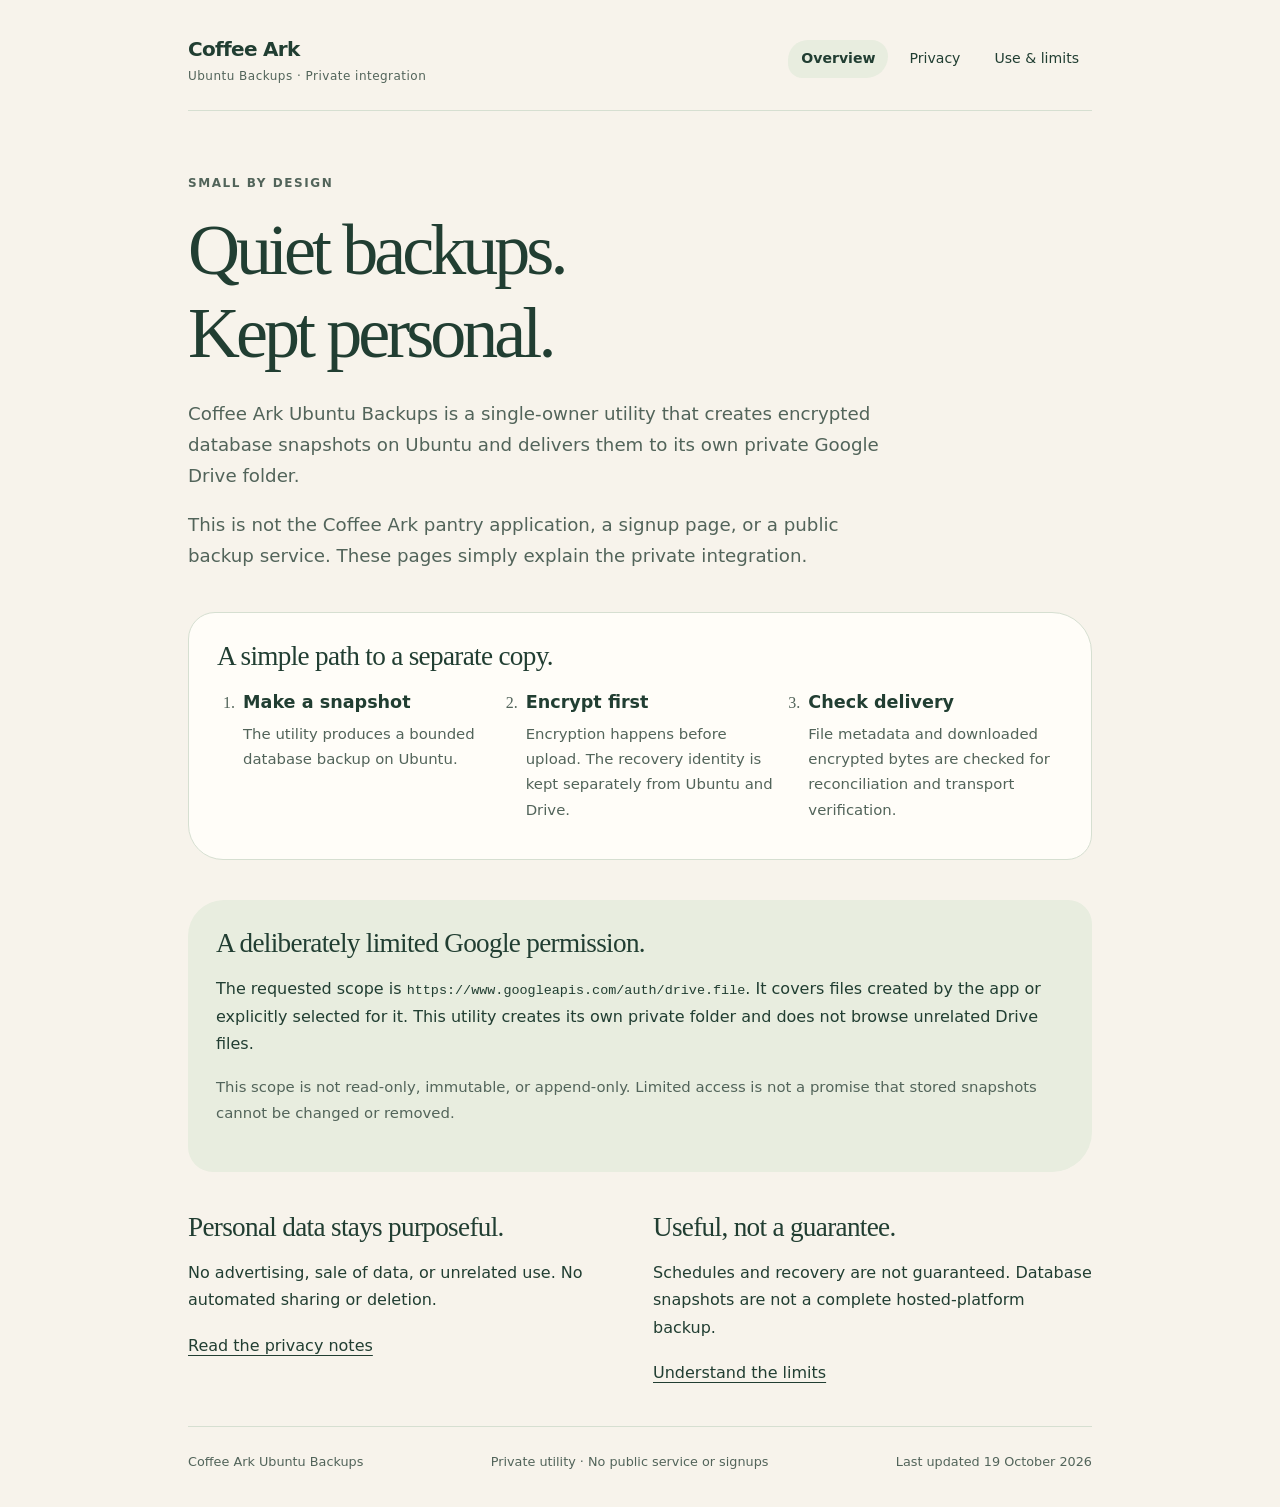
<file: docs/index.html>
<!doctype html>
<html lang="en">
<head>
  <meta charset="utf-8">
  <meta name="viewport" content="width=device-width, initial-scale=1">
  <meta name="description" content="Information about a single-owner, encrypted Ubuntu backup integration for Coffee Ark.">
  <title>Coffee Ark Ubuntu Backups · Overview</title>
  <link rel="stylesheet" href="styles.css">
</head>
<body>
<div class="shell">
  <header><div class="topline">
    <a class="brand" href="index.html">Coffee Ark<span>Ubuntu Backups · Private integration</span></a>
    <nav aria-label="Main navigation">
      <a href="index.html" aria-current="page">Overview</a>
      <a href="privacy.html">Privacy</a>
      <a href="terms.html">Use &amp; limits</a>
    </nav>
  </div></header>
  <main id="main">
    <p class="eyebrow">Small by design</p>
    <h1>Quiet backups.<br>Kept personal.</h1>
    <p class="lead">Coffee Ark Ubuntu Backups is a single-owner utility that creates encrypted database snapshots on Ubuntu and delivers them to its own private Google Drive folder.</p>
    <p class="lead">This is not the Coffee Ark pantry application, a signup page, or a public backup service. These pages simply explain the private integration.</p>
    <section class="panel" aria-labelledby="how">
      <h2 id="how">A simple path to a separate copy.</h2>
      <ol class="steps">
        <li><h3>Make a snapshot</h3><p>The utility produces a bounded database backup on Ubuntu.</p></li>
        <li><h3>Encrypt first</h3><p>Encryption happens before upload. The recovery identity is kept separately from Ubuntu and Drive.</p></li>
        <li><h3>Check delivery</h3><p>File metadata and downloaded encrypted bytes are checked for reconciliation and transport verification.</p></li>
      </ol>
    </section>
    <section class="panel scope" aria-labelledby="scope">
      <h2 id="scope">A deliberately limited Google permission.</h2>
      <p>The requested scope is <code>https://www.googleapis.com/auth/drive.file</code>. It covers files created by the app or explicitly selected for it. This utility creates its own private folder and does not browse unrelated Drive files.</p>
      <p class="note">This scope is not read-only, immutable, or append-only. Limited access is not a promise that stored snapshots cannot be changed or removed.</p>
    </section>
    <section class="columns" aria-label="Further information">
      <section><h2>Personal data stays purposeful.</h2><p>No advertising, sale of data, or unrelated use. No automated sharing or deletion.</p><a href="privacy.html">Read the privacy notes</a></section>
      <section><h2>Useful, not a guarantee.</h2><p>Schedules and recovery are not guaranteed. Database snapshots are not a complete hosted-platform backup.</p><a href="terms.html">Understand the limits</a></section>
    </section>
  </main>
  <footer><p>Coffee Ark Ubuntu Backups</p><p>Private utility · No public service or signups</p><p>Last updated <time datetime="2026-10-19">19 October 2026</time></p></footer>
</div>
</body>
</html>
</file>
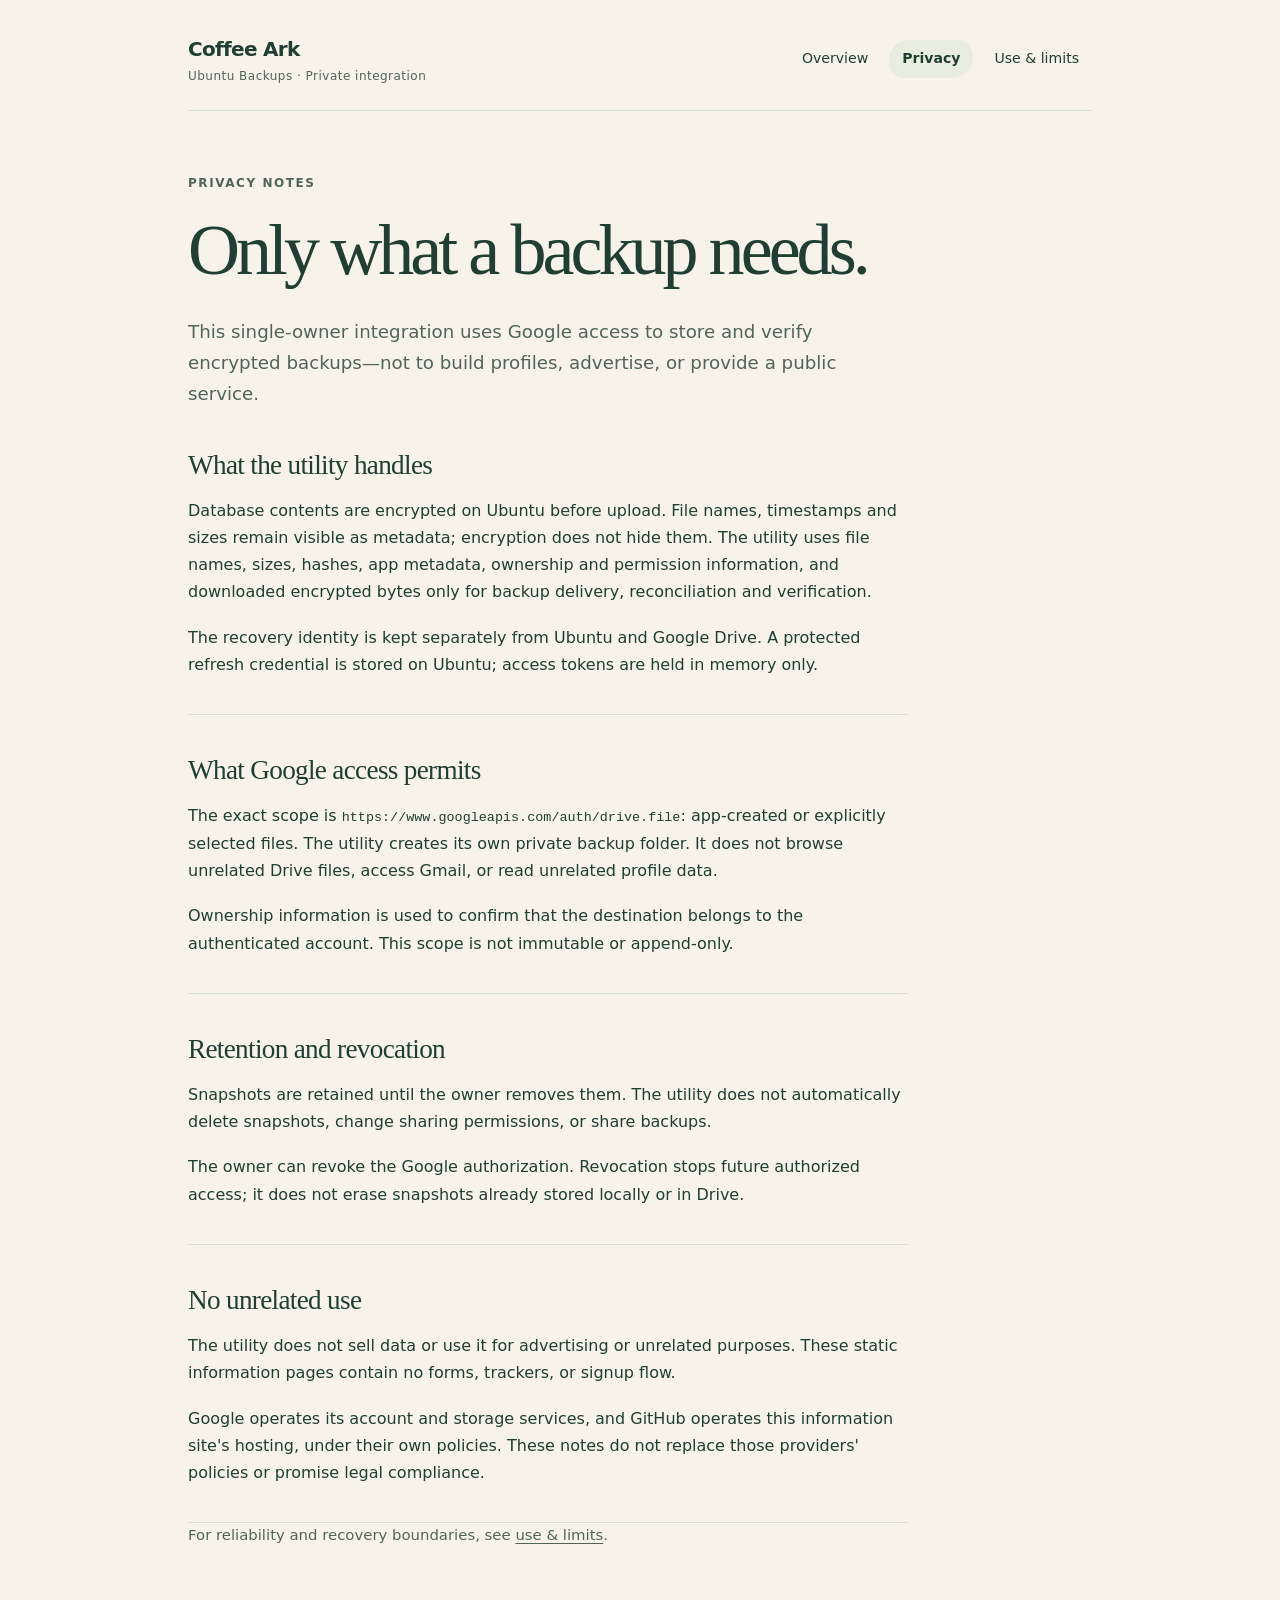
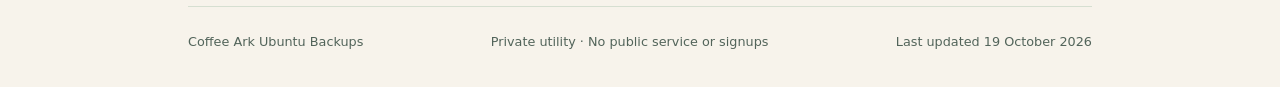
<file: docs/privacy.html>
<!doctype html>
<html lang="en">
<head>
  <meta charset="utf-8">
  <meta name="viewport" content="width=device-width, initial-scale=1">
  <meta name="description" content="Privacy and data handling for the private Coffee Ark Ubuntu Backups integration.">
  <title>Coffee Ark Ubuntu Backups · Privacy</title>
  <link rel="stylesheet" href="styles.css">
</head>
<body>
<div class="shell">
  <header><div class="topline">
    <a class="brand" href="index.html">Coffee Ark<span>Ubuntu Backups · Private integration</span></a>
    <nav aria-label="Main navigation">
      <a href="index.html">Overview</a>
      <a href="privacy.html" aria-current="page">Privacy</a>
      <a href="terms.html">Use &amp; limits</a>
    </nav>
  </div></header>
  <main id="main" class="details">
    <p class="eyebrow">Privacy notes</p>
    <h1>Only what a backup needs.</h1>
    <p class="lead">This single-owner integration uses Google access to store and verify encrypted backups—not to build profiles, advertise, or provide a public service.</p>
    <section aria-labelledby="data">
      <h2 id="data">What the utility handles</h2>
      <p>Database contents are encrypted on Ubuntu before upload. File names, timestamps and sizes remain visible as metadata; encryption does not hide them. The utility uses file names, sizes, hashes, app metadata, ownership and permission information, and downloaded encrypted bytes only for backup delivery, reconciliation and verification.</p>
      <p>The recovery identity is kept separately from Ubuntu and Google Drive. A protected refresh credential is stored on Ubuntu; access tokens are held in memory only.</p>
    </section>
    <section aria-labelledby="access">
      <h2 id="access">What Google access permits</h2>
      <p>The exact scope is <code>https://www.googleapis.com/auth/drive.file</code>: app-created or explicitly selected files. The utility creates its own private backup folder. It does not browse unrelated Drive files, access Gmail, or read unrelated profile data.</p>
      <p>Ownership information is used to confirm that the destination belongs to the authenticated account. This scope is not immutable or append-only.</p>
    </section>
    <section aria-labelledby="retention">
      <h2 id="retention">Retention and revocation</h2>
      <p>Snapshots are retained until the owner removes them. The utility does not automatically delete snapshots, change sharing permissions, or share backups.</p>
      <p>The owner can revoke the Google authorization. Revocation stops future authorized access; it does not erase snapshots already stored locally or in Drive.</p>
    </section>
    <section aria-labelledby="providers">
      <h2 id="providers">No unrelated use</h2>
      <p>The utility does not sell data or use it for advertising or unrelated purposes. These static information pages contain no forms, trackers, or signup flow.</p>
      <p>Google operates its account and storage services, and GitHub operates this information site's hosting, under their own policies. These notes do not replace those providers' policies or promise legal compliance.</p>
    </section>
    <p class="note">For reliability and recovery boundaries, see <a href="terms.html">use &amp; limits</a>.</p>
  </main>
  <footer><p>Coffee Ark Ubuntu Backups</p><p>Private utility · No public service or signups</p><p>Last updated <time datetime="2026-10-19">19 October 2026</time></p></footer>
</div>
</body>
</html>
</file>
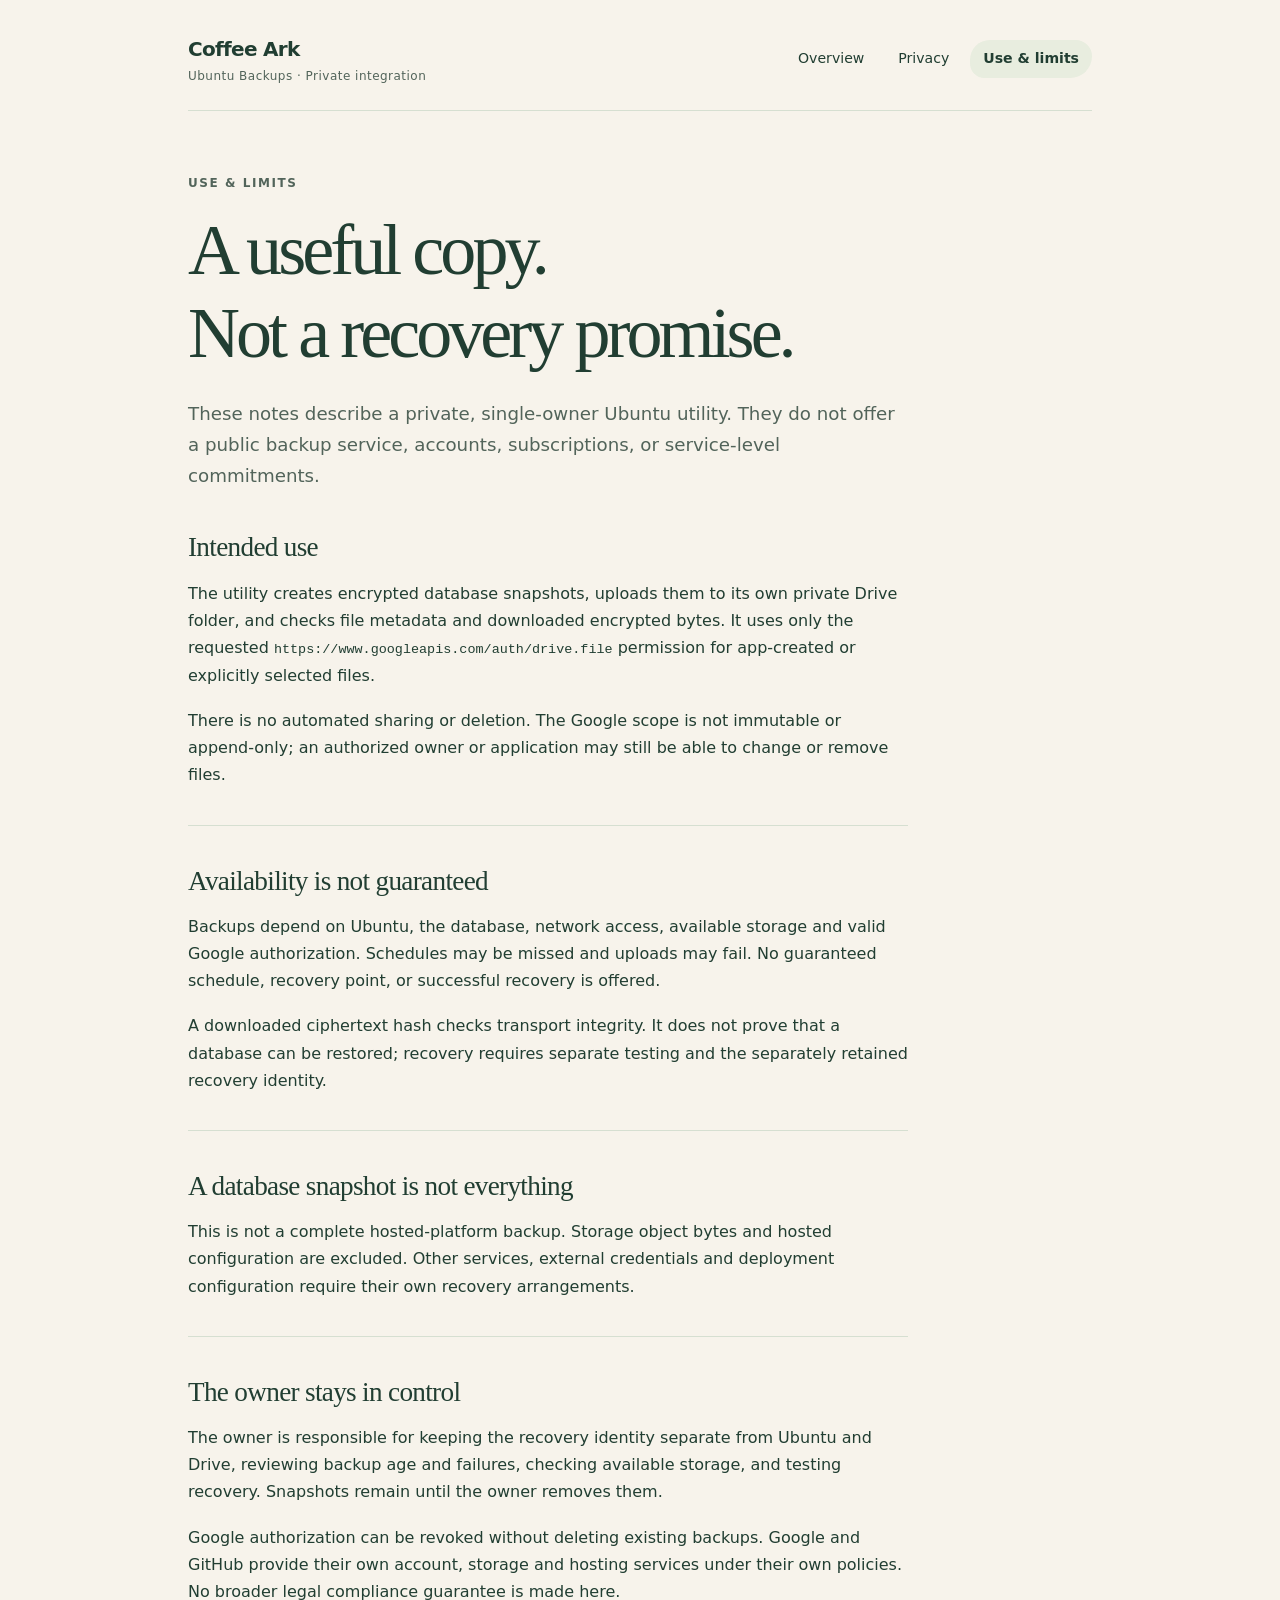
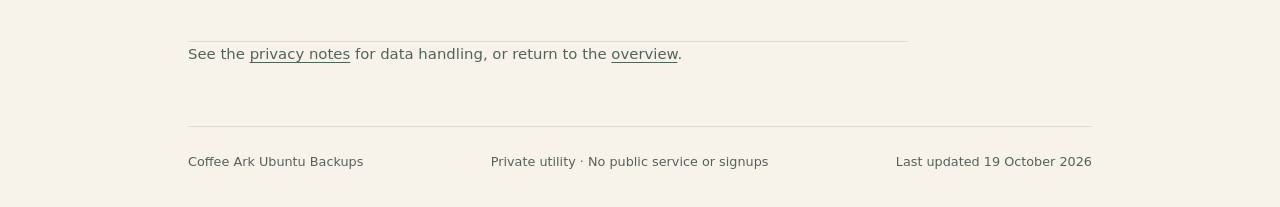
<file: docs/terms.html>
<!doctype html>
<html lang="en">
<head>
  <meta charset="utf-8">
  <meta name="viewport" content="width=device-width, initial-scale=1">
  <meta name="description" content="Intended use and recovery limits for the private Coffee Ark Ubuntu Backups integration.">
  <title>Coffee Ark Ubuntu Backups · Use &amp; limits</title>
  <link rel="stylesheet" href="styles.css">
</head>
<body>
<div class="shell">
  <header><div class="topline">
    <a class="brand" href="index.html">Coffee Ark<span>Ubuntu Backups · Private integration</span></a>
    <nav aria-label="Main navigation">
      <a href="index.html">Overview</a>
      <a href="privacy.html">Privacy</a>
      <a href="terms.html" aria-current="page">Use &amp; limits</a>
    </nav>
  </div></header>
  <main id="main" class="details">
    <p class="eyebrow">Use &amp; limits</p>
    <h1>A useful copy.<br>Not a recovery promise.</h1>
    <p class="lead">These notes describe a private, single-owner Ubuntu utility. They do not offer a public backup service, accounts, subscriptions, or service-level commitments.</p>
    <section aria-labelledby="purpose">
      <h2 id="purpose">Intended use</h2>
      <p>The utility creates encrypted database snapshots, uploads them to its own private Drive folder, and checks file metadata and downloaded encrypted bytes. It uses only the requested <code>https://www.googleapis.com/auth/drive.file</code> permission for app-created or explicitly selected files.</p>
      <p>There is no automated sharing or deletion. The Google scope is not immutable or append-only; an authorized owner or application may still be able to change or remove files.</p>
    </section>
    <section aria-labelledby="availability">
      <h2 id="availability">Availability is not guaranteed</h2>
      <p>Backups depend on Ubuntu, the database, network access, available storage and valid Google authorization. Schedules may be missed and uploads may fail. No guaranteed schedule, recovery point, or successful recovery is offered.</p>
      <p>A downloaded ciphertext hash checks transport integrity. It does not prove that a database can be restored; recovery requires separate testing and the separately retained recovery identity.</p>
    </section>
    <section aria-labelledby="boundary">
      <h2 id="boundary">A database snapshot is not everything</h2>
      <p>This is not a complete hosted-platform backup. Storage object bytes and hosted configuration are excluded. Other services, external credentials and deployment configuration require their own recovery arrangements.</p>
    </section>
    <section aria-labelledby="owner">
      <h2 id="owner">The owner stays in control</h2>
      <p>The owner is responsible for keeping the recovery identity separate from Ubuntu and Drive, reviewing backup age and failures, checking available storage, and testing recovery. Snapshots remain until the owner removes them.</p>
      <p>Google authorization can be revoked without deleting existing backups. Google and GitHub provide their own account, storage and hosting services under their own policies. No broader legal compliance guarantee is made here.</p>
    </section>
    <p class="note">See the <a href="privacy.html">privacy notes</a> for data handling, or return to the <a href="index.html">overview</a>.</p>
  </main>
  <footer><p>Coffee Ark Ubuntu Backups</p><p>Private utility · No public service or signups</p><p>Last updated <time datetime="2026-10-19">19 October 2026</time></p></footer>
</div>
</body>
</html>
</file>
<file: docs/styles.css>
:root {
  color-scheme: light;
  --paper: #f7f3eb;
  --ink: #213e32;
  --muted: #52645a;
  --line: #d6dfd1;
  --leaf: #e8eddf;
  --white: #fffdf8;
}
* { box-sizing: border-box; }
body { margin: 0; color: var(--ink); background: var(--paper); font: 1rem/1.7 system-ui, -apple-system, BlinkMacSystemFont, "Segoe UI", sans-serif; }
a { color: inherit; text-underline-offset: .23em; text-decoration-thickness: 1px; }
a:hover { text-decoration-thickness: 2px; }
a:focus-visible { outline: 3px solid #477858; outline-offset: 5px; border-radius: 4px; }
.shell { max-width: 960px; margin: 0 auto; padding: 0 28px; }
header { padding-top: 32px; }
.topline { display: flex; align-items: center; justify-content: space-between; gap: 20px; padding-bottom: 24px; border-bottom: 1px solid var(--line); }
.brand { font-weight: 650; letter-spacing: -.035em; font-size: 1.25rem; text-decoration: none; }
.brand span { display: block; font-size: .75rem; font-weight: 450; letter-spacing: .04em; color: var(--muted); }
nav { display: flex; gap: 8px; flex-wrap: wrap; }
nav a { padding: 7px 13px; border-radius: 22px 18px 24px 16px; font-size: .88rem; text-decoration: none; }
nav a[aria-current="page"] { background: var(--leaf); font-weight: 650; }
main { padding: 62px 0 40px; }
.eyebrow { margin: 0 0 15px; font-size: .75rem; letter-spacing: .13em; text-transform: uppercase; font-weight: 650; color: var(--muted); }
h1, h2, h3 { line-height: 1.15; font-weight: 450; }
h1 { max-width: 720px; margin: 0 0 25px; font-family: Georgia, "Times New Roman", serif; font-size: clamp(2.5rem, 7vw, 4.5rem); letter-spacing: -.055em; }
h2 { margin: 0 0 16px; font-family: Georgia, "Times New Roman", serif; font-size: 1.7rem; letter-spacing: -.025em; }
h3 { margin: 0 0 10px; font-size: 1.1rem; font-weight: 650; }
p { margin: 0 0 18px; }
.lead { max-width: 720px; font-size: 1.14rem; color: var(--muted); }
section { margin-top: 40px; }
.panel { background: var(--white); border: 1px solid var(--line); border-radius: 27px 40px 25px 35px; padding: 28px; }
.steps { display: grid; grid-template-columns: repeat(3, 1fr); gap: 24px; margin: 0; padding-left: 22px; }
.steps li { padding-left: 4px; }
.steps li::marker { color: var(--muted); font-family: Georgia, serif; }
.steps p { font-size: .93rem; color: var(--muted); margin: 0; }
.scope { background: var(--leaf); border: 0; border-radius: 36px 24px 40px 25px; }
code { display: inline; overflow-wrap: anywhere; font-family: ui-monospace, Menlo, Consolas, monospace; font-size: .84em; }
.columns { display: grid; grid-template-columns: 1fr 1fr; gap: 26px; }
.columns section { margin-top: 0; }
.details { max-width: 720px; }
.details section { padding-bottom: 18px; border-bottom: 1px solid var(--line); }
ul { padding-left: 23px; }
li { margin-bottom: 8px; }
.note { font-size: .93rem; color: var(--muted); }
footer { padding: 24px 0 35px; border-top: 1px solid var(--line); color: var(--muted); font-size: .8rem; display: flex; justify-content: space-between; gap: 18px; flex-wrap: wrap; }
footer p { margin: 0; }
@media (max-width: 620px) {
  .shell { padding: 0 20px; }
  .topline { align-items: flex-start; flex-direction: column; gap: 18px; }
  main { padding-top: 42px; }
  .steps, .columns { grid-template-columns: 1fr; }
  .panel { padding: 24px; }
  .steps { gap: 22px; }
}
</file>
